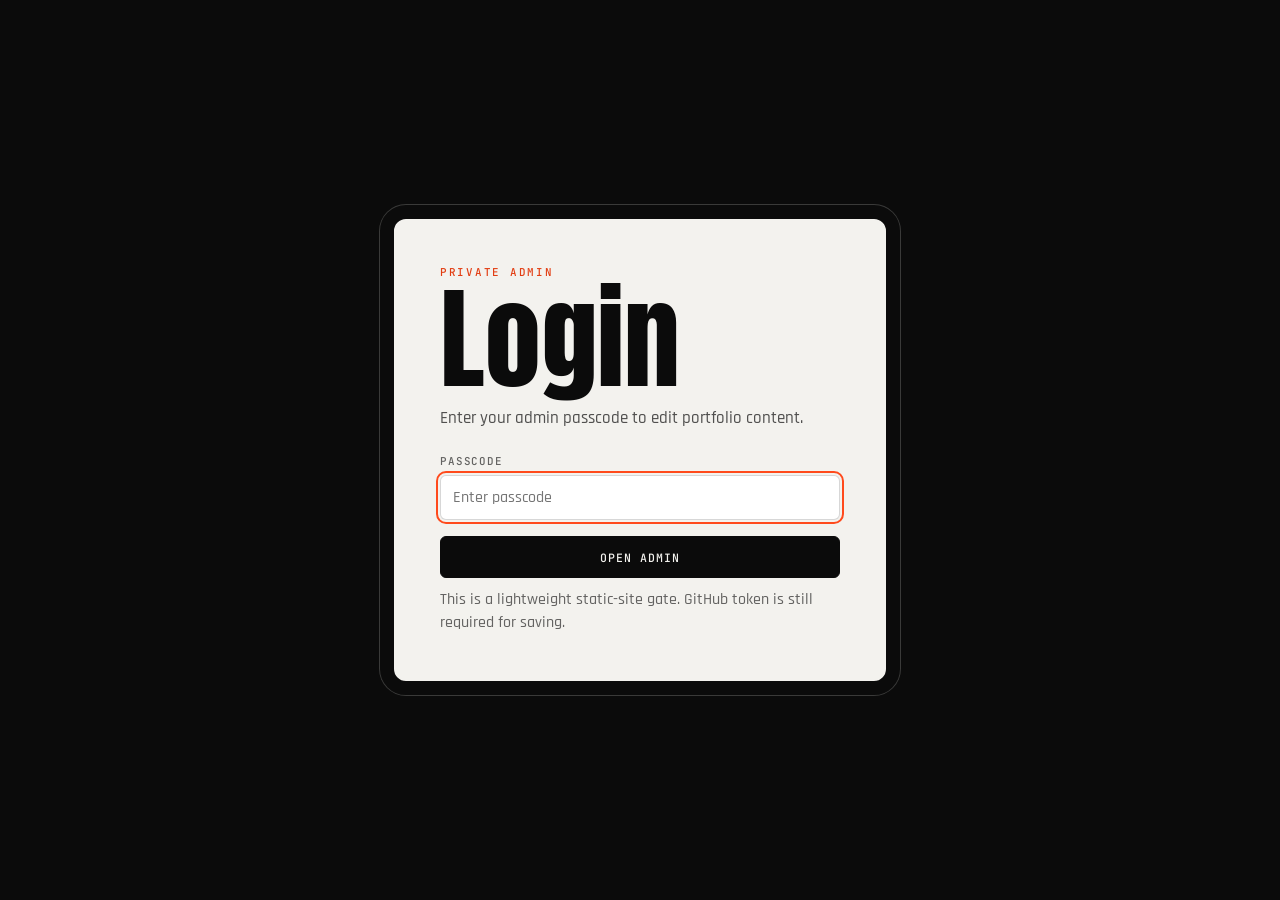
<file: admin/index.html>
<!DOCTYPE html>
<html lang="en">
<head>
<meta charset="UTF-8">
<meta name="viewport" content="width=device-width, initial-scale=1.0">
<title>Khalid Portfolio Admin</title>
<meta name="robots" content="noindex">
<link rel="preconnect" href="https://fonts.googleapis.com">
<link rel="preconnect" href="https://fonts.gstatic.com" crossorigin>
<link href="https://fonts.googleapis.com/css2?family=Anton&family=Rajdhani:wght@400;500;600;700&family=JetBrains+Mono:wght@400;500;700&display=swap" rel="stylesheet">
<link rel="stylesheet" href="./admin.css">
</head>
<body>
  <section class="admin-login" id="adminLogin">
    <form class="login-card" id="adminLoginForm">
      <p class="kicker">PRIVATE ADMIN</p>
      <h1>Login</h1>
      <p class="intro">Enter your admin passcode to edit portfolio content.</p>
      <label>Passcode
        <input id="adminPasscode" type="password" autocomplete="current-password" placeholder="Enter passcode">
      </label>
      <button type="submit" class="primary-btn">Open Admin</button>
      <p class="help" id="loginMessage">This is a lightweight static-site gate. GitHub token is still required for saving.</p>
    </form>
  </section>

  <div id="adminApp" hidden>
  <header class="admin-hero">
    <div>
      <p class="kicker">STATIC CONTROL PANEL</p>
      <h1>Portfolio Admin</h1>
      <p class="intro">Edit content, preview JSON, then save to GitHub Pages with your own token.</p>
    </div>
    <a href="../index.html" class="ghost-link">View Site</a>
  </header>

  <main class="admin-shell">
    <section class="panel warning">
      <strong>Important:</strong> GitHub Pages is static hosting. This panel can save only when you enter a fine-grained GitHub token for the <code>knowkhalid.github.io</code> repo. The token is never hardcoded.
    </section>

    <section class="panel real-analytics-card">
  <div class="panel-head analytics-head">
    <div>
      <p class="kicker">REAL ANALYTICS</p>
      <h2>Live Visitor Analytics</h2>
    </div>

    <div class="analytics-actions">
      <a class="ghost-link" href="https://knowkhalid.goatcounter.com/" target="_blank" rel="noopener">
        Open GoatCounter
      </a>
      <a class="ghost-link" href="https://dash.cloudflare.com/" target="_blank" rel="noopener">
        Open Cloudflare
      </a>
    </div>
  </div>

  <p class="help">
    This panel shows real public visitor analytics from GoatCounter. Cloudflare Web Analytics is available through the secure Cloudflare dashboard.
  </p>

  <iframe
    class="analytics-frame"
    src="https://knowkhalid.goatcounter.com/"
    title="GoatCounter Analytics Dashboard"
    loading="lazy">
  </iframe>

  <p class="help analytics-frame-note">
    If the dashboard does not appear here, open GoatCounter settings and allow embedding from
    <code>https://knowkhalid.github.io</code>. After custom domain approval, also allow
    <code>https://khalid.is-a.dev</code>.
  </p>
</section>

<section class="panel analytics-panel">
  <div class="panel-head">
    <div>
      <p class="kicker">LOCAL DEVICE ACTIVITY</p>
      <h2>Browser-only Activity</h2>
    </div>
    <button type="button" id="clearAnalyticsBtn" class="line-btn">Clear local activity</button>
  </div>

  <p class="help">
    This section shows activity recorded only in this browser/device. It is not real public visitor analytics.
    For real website traffic, use GoatCounter and Cloudflare Web Analytics above.
  </p>

  <div class="analytics-grid" id="analyticsGrid"></div>

  <div class="analytics-lists">
    <div>
      <h2>Page Views</h2>
      <div id="analyticsPages" class="mini-list"></div>
    </div>
    <div>
      <h2>Clicks</h2>
      <div id="analyticsClicks" class="mini-list"></div>
    </div>
    <div>
      <h2>Recent Sessions</h2>
      <div id="analyticsSessions" class="mini-list"></div>
    </div>
  </div>
</section>

    <section class="panel git-panel">
      <div class="panel-head">
        <div>
          <p class="kicker">GITHUB SAVE</p>
          <h2>Repository</h2>
        </div>
        <button type="button" id="clearTokenBtn" class="line-btn">Clear token</button>
      </div>
      <div class="form-grid">
        <label>Owner
          <input id="ghOwner" value="knowkhalid" autocomplete="off">
        </label>
        <label>Repo
          <input id="ghRepo" value="knowkhalid.github.io" autocomplete="off">
        </label>
        <label>Branch
          <input id="ghBranch" value="main" autocomplete="off">
        </label>
        <label>Token storage
          <select id="tokenStorage">
            <option value="session">Session only</option>
            <option value="local">Remember on this browser</option>
          </select>
        </label>
      </div>
      <label>Personal Access Token
        <input id="ghToken" type="password" placeholder="github_pat_..." autocomplete="off">
      </label>
      <p class="help">Use a fine-grained token with Contents read/write access only for this repo. Do not share this admin URL with others.</p>
    </section>

    <form id="contentForm" class="editor"></form>

    <section class="panel actions">
      <div>
        <button type="button" id="previewBtn" class="primary-btn">Update preview</button>
        <button type="button" id="saveGithubBtn" class="primary-btn">Save to GitHub</button>
        <button type="button" id="reloadLatestBtn" class="line-btn">Reload latest JSON</button>
      </div>
      <div>
        <button type="button" id="copyJsonBtn" class="line-btn">Copy JSON</button>
        <button type="button" id="downloadJsonBtn" class="line-btn">Download site.json</button>
      </div>
    </section>

    <section class="panel">
      <div class="panel-head">
        <div>
          <p class="kicker">PREVIEW</p>
          <h2>content/site.json</h2>
        </div>
        <span id="statusText" class="status">Loaded</span>
      </div>
      <pre id="jsonPreview"></pre>
    </section>

    <section class="panel help-panel">
      <h2>Image Updates</h2>
      <p>Use the image upload controls in the Images section. Upload commits the image to <code>assets/uploads/</code> through GitHub API and fills the path automatically, for example <code>./assets/uploads/new-photo.png</code>. After uploading, click <strong>Save to GitHub</strong> so <code>content/site.json</code> also stores the new path.</p>
    </section>
  </main>
  </div>

  <script src="./admin.js"></script>
</body>
</html>
</file>
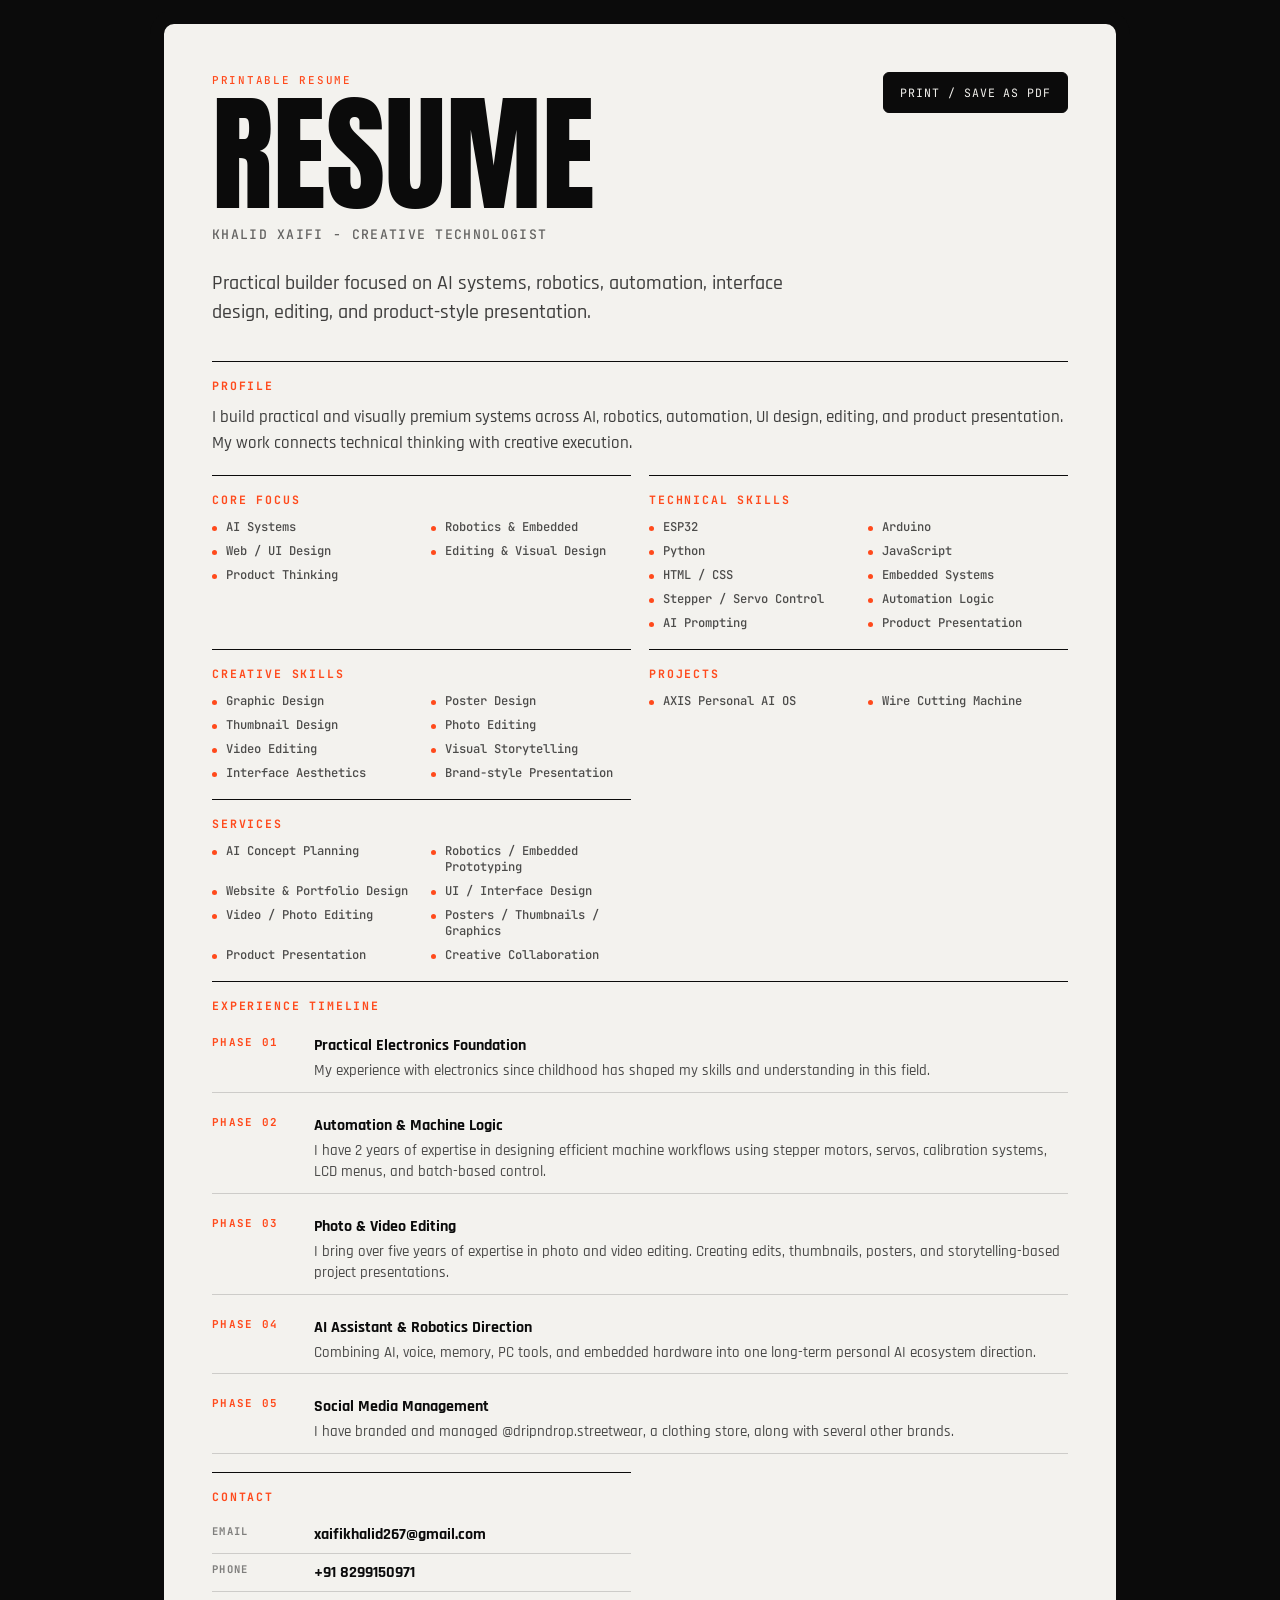
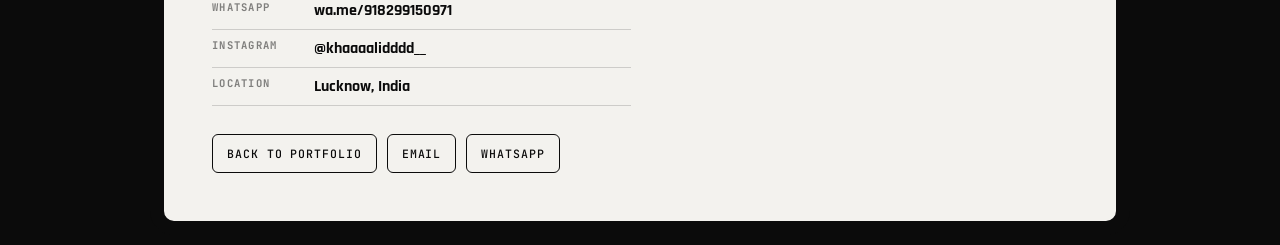
<file: resume.html>
<!DOCTYPE html>
<html lang="en">
<head>
<link rel="icon" type="image/png" href="./assets/logo.png">
<link rel="shortcut icon" type="image/png" href="./assets/logo.png">
<link rel="apple-touch-icon" href="./assets/logo-192.png">
<link rel="manifest" href="./site.webmanifest">
<meta name="theme-color" content="#f3f2ee">
<meta charset="UTF-8">
<meta name="viewport" content="width=device-width, initial-scale=1.0">
<title>Khalid Xaifi - Resume</title>
<meta name="description" content="Printable resume for Khalid Xaifi, Creative Technologist.">
<link rel="preconnect" href="https://fonts.googleapis.com">
<link rel="preconnect" href="https://fonts.gstatic.com" crossorigin>
<link href="https://fonts.googleapis.com/css2?family=Anton&family=Rajdhani:wght@400;500;600;700&family=JetBrains+Mono:wght@400;500;700&display=swap" rel="stylesheet">
<style>
:root{
  --bg:#f3f2ee;
  --ink:#0b0b0b;
  --orange:#ff4a1c;
  --line:rgba(11,11,11,.16);
  --display:"Anton", Impact, "Arial Black", sans-serif;
  --body:"Rajdhani", Inter, sans-serif;
  --mono:"JetBrains Mono", monospace;
}
*{ box-sizing:border-box; margin:0; padding:0; }
body{
  background:var(--ink);
  color:var(--ink);
  font-family:var(--body);
  font-weight:500;
}
a{ color:inherit; text-decoration:none; }
.page{
  max-width:980px;
  margin:10px auto;
  background:var(--bg);
  border:14px solid var(--ink);
  border-radius:24px;
  padding:clamp(22px,4vw,48px);
}
.topbar{
  display:flex;
  justify-content:space-between;
  gap:16px;
  align-items:flex-start;
  margin-bottom:34px;
}
.kicker{
  font-family:var(--mono);
  font-size:.68rem;
  letter-spacing:.16em;
  text-transform:uppercase;
  color:var(--orange);
}
h1{
  font-family:var(--display);
  font-size:clamp(4rem,11vw,8rem);
  line-height:.86;
  font-weight:400;
  margin-top:10px;
}
.subtitle{
  margin-top:16px;
  font-family:var(--mono);
  font-size:.82rem;
  letter-spacing:.1em;
  text-transform:uppercase;
  color:rgba(11,11,11,.62);
}
.intro{
  max-width:620px;
  margin-top:24px;
  font-size:1.28rem;
  line-height:1.42;
}
.print-btn{
  border:1.5px solid var(--ink);
  border-radius:6px;
  background:var(--ink);
  color:var(--bg);
  padding:12px 16px;
  font-family:var(--mono);
  font-size:.72rem;
  letter-spacing:.08em;
  text-transform:uppercase;
  cursor:pointer;
  white-space:nowrap;
}
.grid{
  display:grid;
  grid-template-columns:1fr 1fr;
  gap:18px;
}
.block{
  border-top:1.5px solid var(--ink);
  padding-top:16px;
  break-inside:avoid;
}
.block.wide{ grid-column:1 / -1; }
h2{
  font-family:var(--mono);
  font-size:.72rem;
  letter-spacing:.16em;
  text-transform:uppercase;
  color:var(--orange);
  margin-bottom:12px;
}
p{
  font-size:1.04rem;
  line-height:1.55;
  color:rgba(11,11,11,.78);
}
ul{
  list-style:none;
  display:grid;
  grid-template-columns:repeat(2,minmax(0,1fr));
  gap:8px 18px;
}
li{
  position:relative;
  padding-left:14px;
  font-family:var(--mono);
  font-size:.76rem;
  color:rgba(11,11,11,.72);
}
li::before{
  content:'';
  position:absolute;
  left:0;
  top:.55em;
  width:5px;
  height:5px;
  border-radius:50%;
  background:var(--orange);
}
.timeline-list{
  display:grid;
  gap:12px;
}
.experience-item{
  display:grid;
  grid-template-columns:90px 1fr;
  gap:12px;
  padding:10px 0;
  border-bottom:1px solid var(--line);
}
.experience-item b{
  font-family:var(--mono);
  font-size:.68rem;
  letter-spacing:.12em;
  text-transform:uppercase;
  color:var(--orange);
}
.experience-item h3{
  font-size:1rem;
  margin-bottom:4px;
}
.experience-item p{
  font-size:.95rem;
  line-height:1.42;
  color:rgba(11,11,11,.72);
}
.contact-row{
  display:grid;
  grid-template-columns:90px 1fr;
  gap:12px;
  padding:8px 0;
  border-bottom:1px solid var(--line);
}
.contact-row b{
  font-family:var(--mono);
  font-size:.66rem;
  letter-spacing:.12em;
  text-transform:uppercase;
  color:rgba(11,11,11,.5);
}
.contact-row span,
.contact-row a{
  font-weight:700;
  overflow-wrap:anywhere;
}
.links{
  margin-top:28px;
  display:flex;
  gap:10px;
  flex-wrap:wrap;
}
.links a{
  border:1.5px solid var(--ink);
  border-radius:6px;
  padding:11px 14px;
  font-family:var(--mono);
  font-size:.72rem;
  letter-spacing:.08em;
  text-transform:uppercase;
}
@media(max-width:720px){
  .page{ border-width:8px; border-radius:18px; }
  .topbar{ flex-direction:column; }
  .grid, ul{ grid-template-columns:1fr; }
  .block.wide{ grid-column:auto; }
  .experience-item{ grid-template-columns:1fr; }
}
@media print{
  body{ background:#fff; }
  .page{
    max-width:none;
    margin:0;
    border:0;
    border-radius:0;
    padding:0;
    background:#fff;
  }
  .print-btn,
  .links{ display:none; }
  h1{ font-size:64px; }
  .grid{ gap:14px; }
}
</style>
  <!-- Cloudflare Web Analytics --><script defer src='https://static.cloudflareinsights.com/beacon.min.js' data-cf-beacon='{"token": "967ac125177b4d42b63fe43a947c7b4c"}'></script><!-- End Cloudflare Web Analytics -->
  <script data-goatcounter="https://knowkhalid.goatcounter.com/count"
        async src="https://gc.zgo.at/count.js"></script>
</head>
<body>
  <main class="page">
    <div class="topbar">
      <div>
        <p class="kicker">PRINTABLE RESUME</p>
        <h1 id="heading">RESUME</h1>
        <p class="subtitle" id="subtitle">Khalid Xaifi - Creative Technologist</p>
        <p class="intro" id="intro"></p>
      </div>
      <button class="print-btn" type="button" onclick="window.print()">Print / Save as PDF</button>
    </div>

    <section class="grid">
      <div class="block wide">
        <h2>Profile</h2>
        <p id="profileSummary"></p>
      </div>
      <div class="block">
        <h2>Core Focus</h2>
        <ul id="coreFocus"></ul>
      </div>
      <div class="block">
        <h2>Technical Skills</h2>
        <ul id="technicalSkills"></ul>
      </div>
      <div class="block">
        <h2>Creative Skills</h2>
        <ul id="creativeSkills"></ul>
      </div>
      <div class="block">
        <h2>Projects</h2>
        <ul id="featuredProjects"></ul>
      </div>
      <div class="block">
        <h2>Services</h2>
        <ul id="services"></ul>
      </div>
      <div class="block wide">
        <h2>Experience Timeline</h2>
        <div id="experienceTimeline" class="timeline-list"></div>
      </div>
      <div class="block">
        <h2>Contact</h2>
        <div id="contact"></div>
      </div>
    </section>

    <div class="links">
      <a href="./index.html">Back to Portfolio</a>
      <a href="#contact" id="emailLink">Email</a>
      <a href="#contact" id="whatsappLink">WhatsApp</a>
    </div>
  </main>

<script>
const fallback = {
  heading:"RESUME",
  subtitle:"Khalid Xaifi - Creative Technologist",
  intro:"Practical builder focused on AI systems, robotics, automation, interface design, editing, and product-style presentation.",
  profileSummary:"I build practical and visually premium systems across AI, robotics, automation, UI design, editing, and product presentation. My work connects technical thinking with creative execution.",
  coreFocus:["AI Systems","Robotics & Embedded","Web / UI Design","Editing & Visual Design","Product Thinking"],
  technicalSkills:["ESP32","Arduino","Python","JavaScript","HTML / CSS","Embedded Systems","Stepper / Servo Control","Automation Logic","AI Assistant Planning","Product Presentation"],
  creativeSkills:["Graphic Design","Poster Design","Thumbnail Design","Photo Editing","Video Editing","Visual Storytelling","Interface Aesthetics","Brand-style Presentation"],
  featuredProjects:["AXIS Personal AI OS","Wire Cutting Machine"],
  services:["AI Assistant Concept Planning","Robotics / Embedded Prototyping","Website & Portfolio Design","UI / Interface Design","Video / Photo Editing","Posters / Thumbnails / Graphics","Product Presentation","Creative Collaboration"],
  experience:[
    {number:"PHASE 01",title:"Practical Electronics Foundation",description:"Hands-on circuits, sensors, and microcontrollers - learning by building, not just reading."},
    {number:"PHASE 02",title:"Automation & Machine Logic",description:"Designing control logic for real machines - steppers, servos, calibration, and batch workflows."},
    {number:"PHASE 03",title:"UI / Editing / Visual Design",description:"Shaping how systems look and feel with interfaces, edits, and visual storytelling."},
    {number:"PHASE 04",title:"AI Assistant & Robotics Direction",description:"Combining voice, memory, embedded hardware, and product thinking into one coherent system direction."}
  ],
  contact:[
    {label:"Email",value:"xaifikhalid267@gmail.com",link:"mailto:xaifikhalid267@gmail.com"},
    {label:"Phone",value:"+91 8299150971",link:"tel:+918299150971"},
    {label:"WhatsApp",value:"wa.me/918299150971",link:"https://wa.me/918299150971"},
    {label:"Instagram",value:"@khaaaalidddd__",link:"https://www.instagram.com/khaaaalidddd__?utm_source=qr"},
    {label:"Location",value:"Lucknow, India",link:""}
  ]
};

const ANALYTICS_STORAGE_KEY = "portfolio_local_analytics_v1";
initResumeAnalytics();

fetch("./content/site.json", { cache:"no-store" })
  .then((response) => response.ok ? response.json() : Promise.reject())
  .then((data) => render({ ...(data.resume || {}), experience:data.experience || fallback.experience }))
  .catch(() => render(fallback));

function render(resume){
  const data = { ...fallback, ...(resume || {}) };
  setText("heading", data.heading);
  setText("subtitle", data.subtitle);
  setText("intro", data.intro);
  setText("profileSummary", data.profileSummary);
  list("coreFocus", data.coreFocus);
  list("technicalSkills", data.technicalSkills);
  list("creativeSkills", data.creativeSkills);
  list("featuredProjects", data.featuredProjects);
  list("services", data.services);
  renderExperience(data.experience || fallback.experience);
  contact(data.contact);
  const email = (data.contact || []).find((item) => item.label.toLowerCase() === "email");
  const whatsapp = (data.contact || []).find((item) => item.label.toLowerCase() === "whatsapp");
  if (email) document.getElementById("emailLink").href = email.link;
  if (whatsapp) document.getElementById("whatsappLink").href = whatsapp.link;
}

function setText(id, value){
  document.getElementById(id).textContent = value || "";
}

function list(id, items){
  const wrap = document.getElementById(id);
  wrap.innerHTML = "";
  (items || []).forEach((item) => {
    const li = document.createElement("li");
    li.textContent = item;
    wrap.appendChild(li);
  });
}

function renderExperience(items){
  const wrap = document.getElementById("experienceTimeline");
  if (!wrap) return;
  wrap.innerHTML = "";
  (items || []).forEach((item) => {
    const row = document.createElement("div");
    row.className = "experience-item";
    row.innerHTML = `<b>${escapeHTML(item.number)}</b><div><h3>${escapeHTML(item.title)}</h3><p>${escapeHTML(item.description)}</p></div>`;
    wrap.appendChild(row);
  });
}

function contact(items){
  const wrap = document.getElementById("contact");
  wrap.innerHTML = "";
  (items || []).forEach((item) => {
    const row = document.createElement("div");
    row.className = "contact-row";
    const value = item.link ? `<a href="${escapeAttr(item.link)}">${escapeHTML(item.value)}</a>` : `<span>${escapeHTML(item.value)}</span>`;
    row.innerHTML = `<b>${escapeHTML(item.label)}</b>${value}`;
    wrap.appendChild(row);
  });
}

function escapeHTML(value){
  return String(value || "").replace(/&/g,"&amp;").replace(/</g,"&lt;").replace(/>/g,"&gt;").replace(/"/g,"&quot;").replace(/'/g,"&#039;");
}

function escapeAttr(value){
  return escapeHTML(value).replace(/`/g,"&#096;");
}

function initResumeAnalytics(){
  const startedAt = Date.now();
  const path = location.pathname || "/resume.html";
  const sessionId = `${startedAt}-${Math.random().toString(16).slice(2)}`;
  const data = readAnalytics();
  data.totalVisits = (data.totalVisits || 0) + 1;
  data.firstVisit = data.firstVisit || new Date(startedAt).toISOString();
  data.lastVisit = new Date(startedAt).toISOString();
  data.pageViews = data.pageViews || {};
  data.pageViews[path] = (data.pageViews[path] || 0) + 1;
  data.devices = data.devices || {};
  const device = window.innerWidth <= 700 ? "Mobile" : window.innerWidth <= 1100 ? "Tablet" : "Desktop";
  data.devices[device] = (data.devices[device] || 0) + 1;
  data.sessions = data.sessions || [];
  data.sessions.unshift({
    id:sessionId,
    path,
    startedAt:new Date(startedAt).toISOString(),
    durationSeconds:0,
    viewport:`${window.innerWidth}x${window.innerHeight}`,
    device
  });
  data.sessions = data.sessions.slice(0, 50);
  saveAnalytics(data);

  document.addEventListener("click", (event) => {
    const link = event.target.closest("a, button");
    if (!link) return;
    const label = (link.textContent || link.getAttribute("aria-label") || link.href || "Unknown").trim().replace(/\s+/g, " ").slice(0, 80);
    const current = readAnalytics();
    current.clicks = current.clicks || {};
    current.clicks[label] = (current.clicks[label] || 0) + 1;
    saveAnalytics(current);
  });

  let sessionClosed = false;
  function closeSession(){
    if (sessionClosed) return;
    sessionClosed = true;
    const current = readAnalytics();
    const session = (current.sessions || []).find((item) => item.id === sessionId);
    if (session) {
      session.durationSeconds = Math.max(1, Math.round((Date.now() - startedAt) / 1000));
      current.lastVisit = new Date().toISOString();
      saveAnalytics(current);
    }
  }
  window.addEventListener("pagehide", closeSession);
  document.addEventListener("visibilitychange", () => {
    if (document.visibilityState === "hidden") closeSession();
  });
}

function readAnalytics(){
  try {
    return JSON.parse(localStorage.getItem(ANALYTICS_STORAGE_KEY) || "{}");
  } catch {
    return {};
  }
}

function saveAnalytics(data){
  try {
    localStorage.setItem(ANALYTICS_STORAGE_KEY, JSON.stringify(data));
  } catch {}
}
</script>
</body>
</html>
</file>
<file: admin/admin.css>
:root{
  --bg:#f3f2ee;
  --ink:#0b0b0b;
  --orange:#ff4a1c;
  --orange-deep:#e23d12;
  --line:rgba(11,11,11,.16);
  --card:#fff;
  --display:"Anton", Impact, "Arial Black", sans-serif;
  --body:"Rajdhani", Inter, sans-serif;
  --mono:"JetBrains Mono", monospace;
}

*{ box-sizing:border-box; margin:0; padding:0; }
body{
  background:var(--ink);
  color:var(--ink);
  font-family:var(--body);
  font-weight:500;
  -webkit-font-smoothing:antialiased;
}

button, input, textarea, select{ font:inherit; }
button{ cursor:pointer; }
button:disabled{
  cursor:not-allowed;
  opacity:.55;
}
code{ font-family:var(--mono); font-size:.85em; }

.admin-login{
  min-height:100vh;
  background:var(--ink);
  display:grid;
  place-items:center;
  padding:18px;
}

.login-card{
  width:min(520px,100%);
  border:14px solid var(--ink);
  border-radius:26px;
  background:var(--bg);
  padding:clamp(24px,5vw,46px);
  box-shadow:0 0 0 1px rgba(243,242,238,.2);
}

.login-card h1{
  font-size:clamp(3.6rem,14vw,7rem);
}

.login-card label{
  margin-top:24px;
}

.login-card .primary-btn{
  width:100%;
  margin-top:16px;
}

#adminApp[hidden],
.admin-login[hidden]{
  display:none;
}

.admin-hero{
  margin:10px;
  border:14px solid var(--ink);
  border-radius:26px 26px 10px 10px;
  background:var(--bg);
  padding:34px clamp(20px,5vw,56px);
  display:flex;
  align-items:flex-end;
  justify-content:space-between;
  gap:20px;
}

.kicker{
  font-family:var(--mono);
  font-size:.68rem;
  letter-spacing:.16em;
  text-transform:uppercase;
  color:var(--orange-deep);
}

h1{
  font-family:var(--display);
  font-weight:400;
  font-size:clamp(3.4rem,10vw,8rem);
  line-height:.86;
  margin-top:12px;
}

h2{
  font-family:var(--body);
  font-size:1.25rem;
  line-height:1;
}

.intro{
  max-width:520px;
  margin-top:18px;
  font-size:1.05rem;
  line-height:1.45;
  color:rgba(11,11,11,.7);
}

.admin-shell{
  background:var(--bg);
  margin:0 10px 10px;
  border:14px solid var(--ink);
  border-top:0;
  border-radius:10px 10px 26px 26px;
  padding:clamp(18px,4vw,48px);
}

.panel{
  border:1.5px solid var(--ink);
  border-radius:8px;
  background:rgba(255,255,255,.72);
  padding:22px;
  margin-bottom:18px;
}

.warning{
  border-color:var(--orange);
  box-shadow:6px 8px 0 var(--ink);
}

.panel-head{
  display:flex;
  align-items:center;
  justify-content:space-between;
  gap:16px;
  margin-bottom:18px;
}

.form-grid{
  display:grid;
  grid-template-columns:repeat(4,1fr);
  gap:14px;
  margin-bottom:14px;
}

label{
  display:flex;
  flex-direction:column;
  gap:7px;
  font-family:var(--mono);
  font-size:.68rem;
  letter-spacing:.08em;
  text-transform:uppercase;
  color:rgba(11,11,11,.62);
}

input, textarea, select{
  width:100%;
  border:1px solid var(--line);
  border-radius:6px;
  background:#fff;
  color:var(--ink);
  padding:11px 12px;
  font-family:var(--body);
  font-size:1rem;
  letter-spacing:0;
  text-transform:none;
}

textarea{
  min-height:92px;
  resize:vertical;
  line-height:1.45;
}

input:focus, textarea:focus, select:focus{
  outline:2px solid var(--orange);
  outline-offset:2px;
}

.image-upload{
  display:grid;
  grid-template-columns:1fr auto;
  gap:10px;
  align-items:center;
  border:1px solid var(--line);
  border-radius:8px;
  background:var(--bg);
  padding:12px;
}

.image-file{
  background:#fff;
}

.upload-hint{
  grid-column:1 / -1;
  font-family:var(--body);
  font-size:.92rem;
  line-height:1.35;
  letter-spacing:0;
  text-transform:none;
  color:rgba(11,11,11,.62);
}

.help{
  margin-top:10px;
  color:rgba(11,11,11,.62);
  line-height:1.45;
}

.analytics-grid{
  display:grid;
  grid-template-columns:repeat(4,1fr);
  gap:12px;
  margin-top:18px;
}

.metric{
  border:1px solid var(--line);
  border-radius:8px;
  background:#fff;
  padding:16px;
}

.metric span{
  display:block;
  font-family:var(--mono);
  font-size:.62rem;
  letter-spacing:.12em;
  text-transform:uppercase;
  color:rgba(11,11,11,.52);
}

.metric b{
  display:block;
  margin-top:8px;
  font-size:1.35rem;
}

.analytics-lists{
  display:grid;
  grid-template-columns:repeat(3,1fr);
  gap:14px;
  margin-top:18px;
}

.mini-list{
  display:grid;
  gap:8px;
  margin-top:10px;
}

.mini-row{
  border-bottom:1px solid var(--line);
  padding-bottom:8px;
  display:flex;
  justify-content:space-between;
  gap:12px;
  font-size:.95rem;
}

.mini-row span{
  color:rgba(11,11,11,.62);
  overflow-wrap:anywhere;
}

.mini-row b{
  font-family:var(--mono);
  font-size:.75rem;
  flex:none;
}

.editor{
  display:grid;
  grid-template-columns:1fr;
  gap:18px;
}

.section-card{
  border:1.5px solid var(--ink);
  border-radius:8px;
  background:var(--card);
  padding:22px;
}

.section-card h2{
  margin-bottom:18px;
}

.field-grid{
  display:grid;
  grid-template-columns:repeat(2,1fr);
  gap:14px;
}

.field-grid .wide{ grid-column:1 / -1; }

.list-block{
  border-top:1px solid var(--line);
  padding-top:18px;
  margin-top:18px;
}

.list-head{
  display:flex;
  align-items:center;
  justify-content:space-between;
  gap:12px;
  margin-bottom:12px;
}

.list-items{
  display:grid;
  gap:12px;
}

.list-item{
  border:1px solid var(--line);
  border-radius:8px;
  padding:14px;
  background:var(--bg);
}

.item-grid{
  display:grid;
  grid-template-columns:repeat(2,1fr);
  gap:12px;
}

.item-grid .wide{ grid-column:1 / -1; }

.item-actions{
  display:flex;
  justify-content:flex-end;
  margin-top:12px;
}

.primary-btn, .line-btn, .ghost-link{
  min-height:42px;
  border-radius:6px;
  padding:11px 16px;
  font-family:var(--mono);
  font-size:.72rem;
  letter-spacing:.08em;
  text-transform:uppercase;
  text-decoration:none;
  display:inline-flex;
  align-items:center;
  justify-content:center;
  transition:transform .2s ease, background .2s ease;
}

.primary-btn{
  border:1.5px solid var(--ink);
  background:var(--ink);
  color:var(--bg);
}

.primary-btn:hover{ background:var(--orange-deep); transform:translateY(-1px); }

.line-btn, .ghost-link{
  border:1.5px solid var(--ink);
  background:transparent;
  color:var(--ink);
}

.line-btn:hover, .ghost-link:hover{ background:var(--ink); color:var(--bg); }

.remove-btn{
  border-color:var(--orange);
  color:var(--orange-deep);
}

.actions{
  display:flex;
  align-items:center;
  justify-content:space-between;
  gap:14px;
  position:sticky;
  bottom:10px;
  z-index:5;
  box-shadow:0 -10px 30px rgba(11,11,11,.08);
}

.actions div{
  display:flex;
  gap:10px;
  flex-wrap:wrap;
}

.status{
  font-family:var(--mono);
  font-size:.72rem;
  color:var(--orange-deep);
}

pre{
  max-height:460px;
  overflow:auto;
  background:var(--ink);
  color:var(--bg);
  border-radius:8px;
  padding:18px;
  font-family:var(--mono);
  font-size:.75rem;
  line-height:1.5;
}

.help-panel p{
  margin-top:12px;
  line-height:1.5;
  color:rgba(11,11,11,.7);
}

@media(max-width:900px){
  .admin-hero{
    align-items:flex-start;
    flex-direction:column;
    border-width:8px;
    border-radius:18px 18px 8px 8px;
  }
  .admin-shell{
    border-width:8px;
    border-radius:8px 8px 18px 18px;
  }
  .form-grid, .field-grid, .item-grid, .analytics-grid, .analytics-lists{
    grid-template-columns:1fr;
  }
  .image-upload{
    grid-template-columns:1fr;
  }
  .field-grid .wide, .item-grid .wide{
    grid-column:auto;
  }
  .actions{
    position:static;
    align-items:stretch;
    flex-direction:column;
  }
  .actions div{
    flex-direction:column;
  }
}

/* Real analytics dashboard embed */
.real-analytics-card {
  overflow: hidden;
}

.analytics-head {
  align-items: flex-start;
}

.analytics-actions {
  display: flex;
  gap: 10px;
  flex-wrap: wrap;
}

.analytics-frame {
  width: 100%;
  height: 720px;
  margin-top: 18px;
  border: 1px solid var(--line);
  border-radius: 10px;
  background: #fff;
  display: block;
}

.analytics-frame-note {
  margin-top: 14px;
}

@media (max-width: 900px) {
  .analytics-actions {
    width: 100%;
    flex-direction: column;
  }

  .analytics-actions .ghost-link {
    width: 100%;
  }

  .analytics-frame {
    height: 620px;
  }
}
</file>
